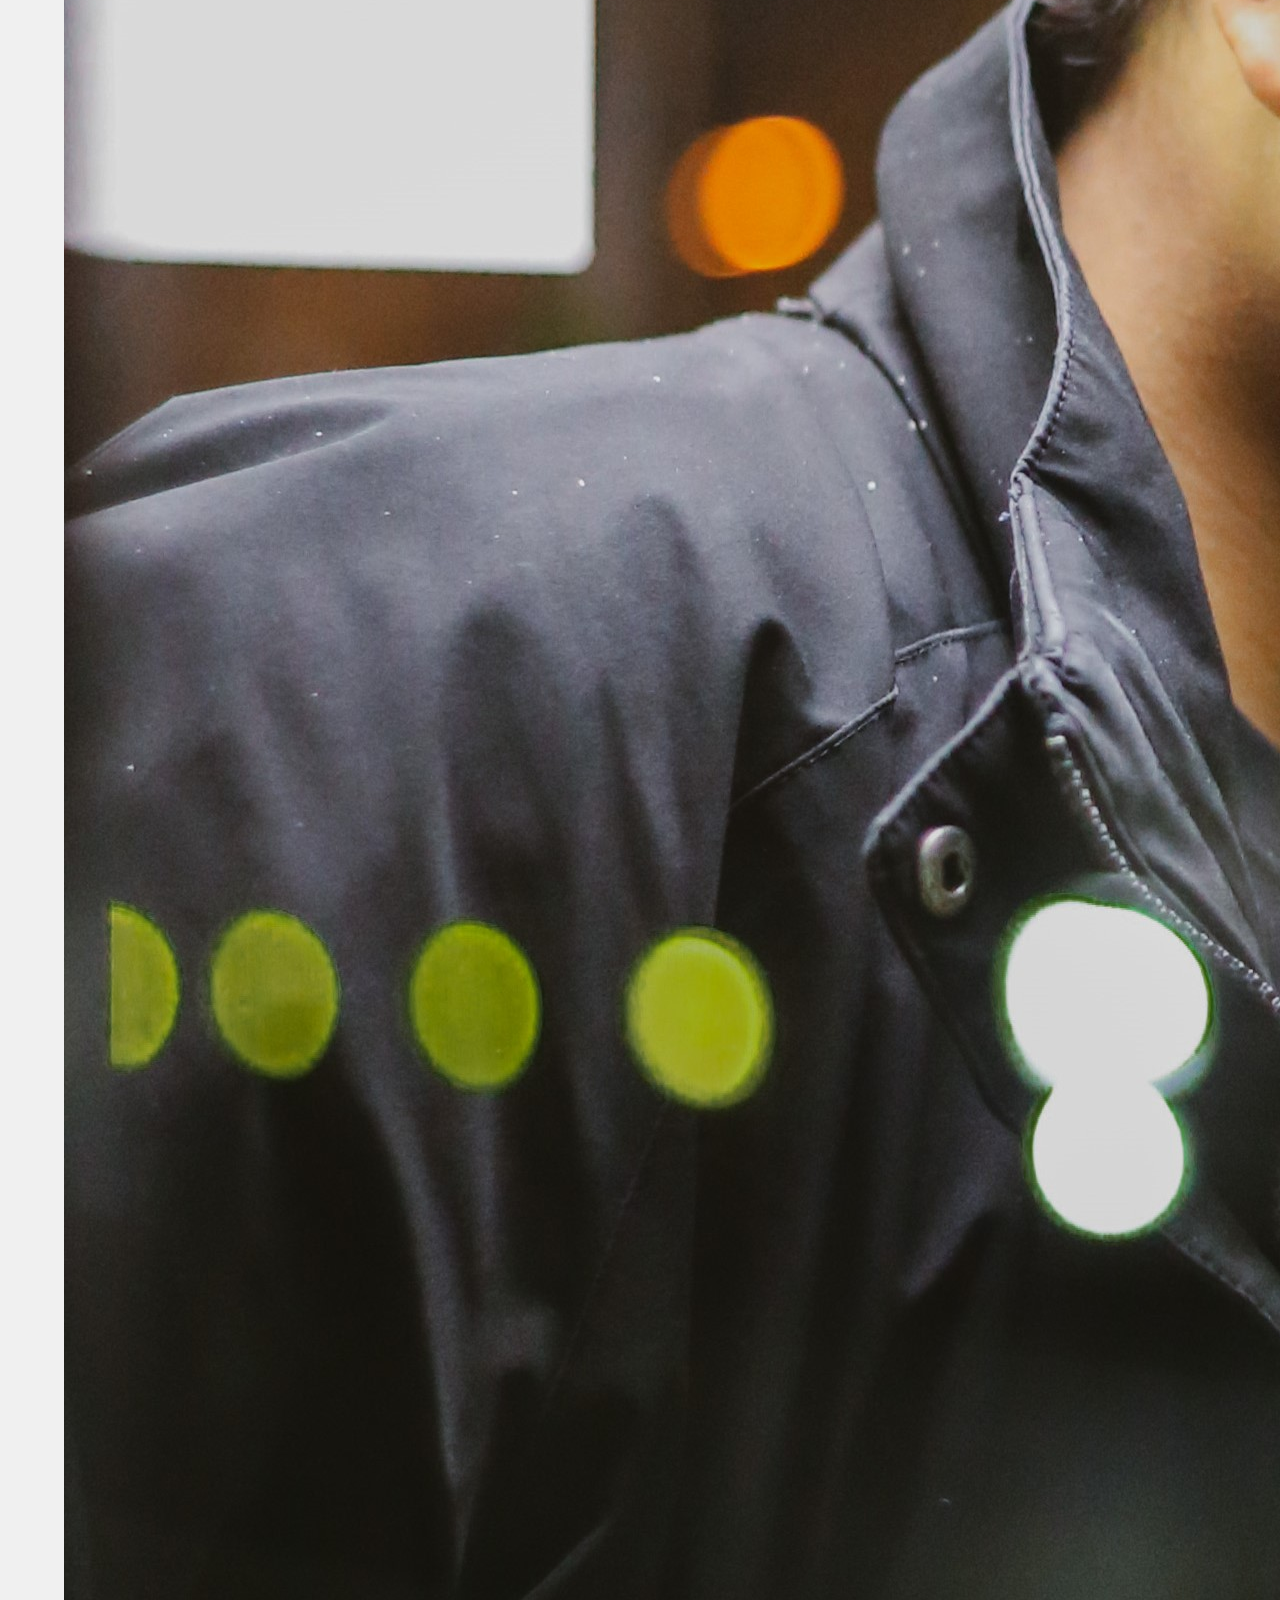
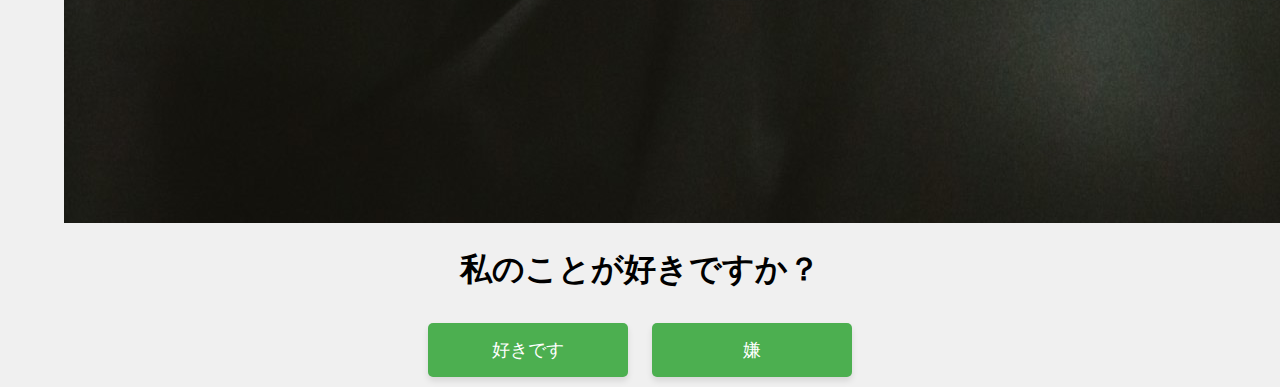
<file: index.html>
<!DOCTYPE html>
<html lang="ja">
<head>
    <meta charset="UTF-8">
    <meta name="viewport" content="width=device-width, initial-scale=1.0">
    <title>クイズゲーム</title>
    <link rel="stylesheet" href="style.css">
</head>
<body>
    <div class="container">
        <img src="./IMG_2537-1.JPG" alt="" id="question-image">
        <h1 id="question">私のことが好きですか？</h1>
        <button class="answer" id="want">好きです</button>
        <button class="answer" id="not-want">嫌</button>
    </div>
    <script src="script.js"></script>
</body>
</html>
</file>
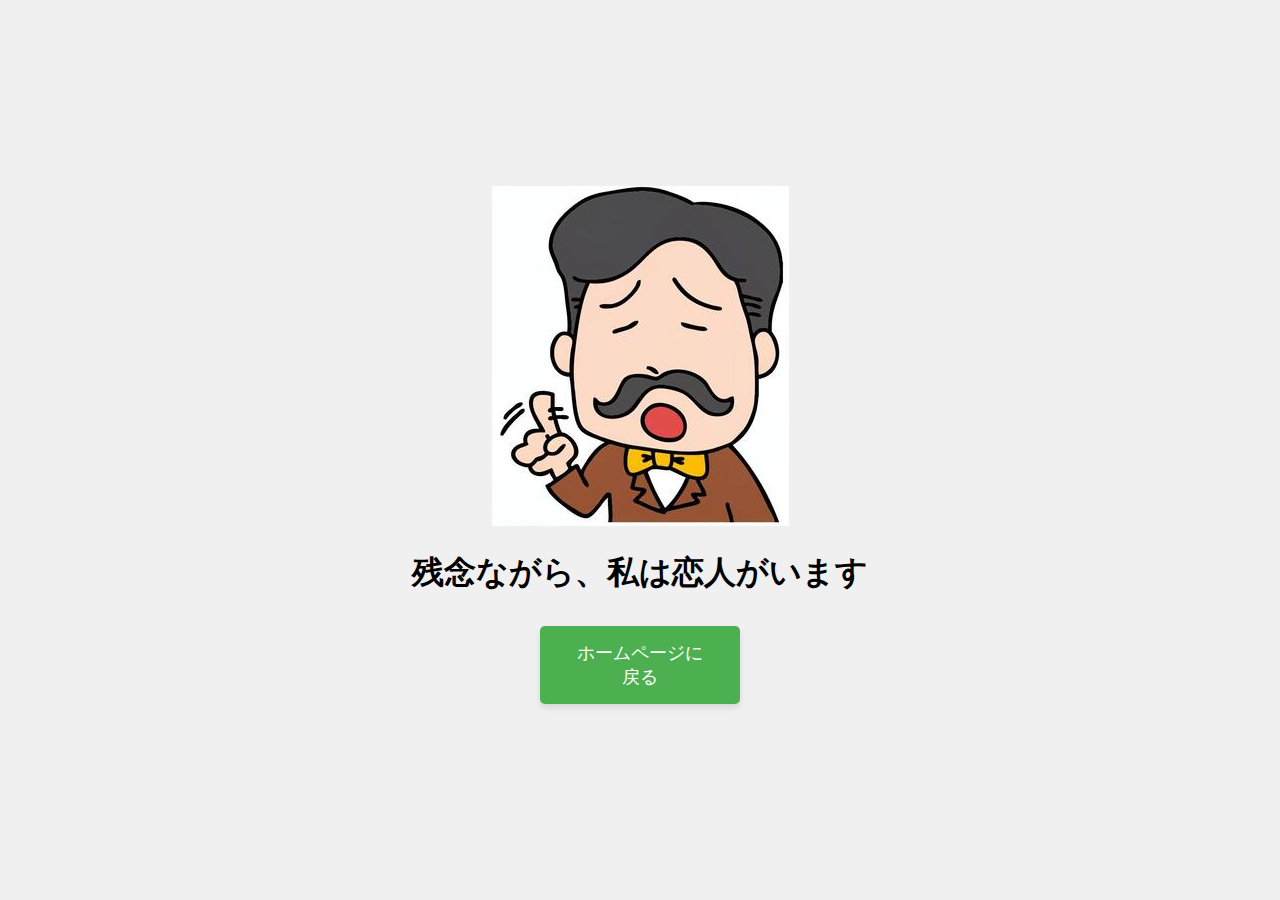
<file: result.html>
<!DOCTYPE html>
<html lang="ja">
<head>
    <meta charset="UTF-8">
    <meta name="viewport" content="width=device-width, initial-scale=1.0">
    <title>結果</title>
    <link rel="stylesheet" href="style.css">
</head>
<body>
    <div class="container">
        <img src="./iya.jpeg" alt="Hình ảnh kết quả" id="result-image"> <!-- Hình ảnh bạn muốn hiển thị ở trang này -->
        <h1>残念ながら、私は恋人がいます</h1>
        <button class="answer" id="backhome">ホームページに戻る</button> <!-- Liên kết để quay lại trang chính -->
    </div>
    <script src="script.js"></script>
</body>
</html>
</file>
<file: style.css>
body {
    display: flex;
    justify-content: center;
    align-items: center;
    height: 100vh;
    background-color: #f0f0f0;
    font-family: Arial, sans-serif;
    margin: 0; /* Loại bỏ khoảng trống mặc định */
    padding: 0; /* Loại bỏ khoảng trống mặc định */
}

.container {
    text-align: center;
    width: 90%; /* Giảm chiều rộng cho các thiết bị di động */
}

.answer {
    padding: 15px 30px; /* Điều chỉnh padding để nút lớn hơn và dễ nhấn */
    margin: 10px;
    font-size: 18px;
    cursor: pointer;
    width: 100%; /* Nút chiếm toàn bộ chiều rộng */
    max-width: 200px; /* Giới hạn chiều rộng tối đa */
    box-shadow: 0 4px 6px rgba(0, 0, 0, 0.1); /* Thêm bóng cho nút */
    border: none; /* Xóa viền mặc định */
    border-radius: 5px; /* Làm mềm góc */
    background-color: #4CAF50; /* Màu nền cho nút muốn */
    color: white; /* Màu chữ */
    transition: background-color 0.3s; /* Thêm hiệu ứng chuyển màu */
}

.answer:hover {
    background-color: #45a049; /* Tối màu khi hover */
}
.result {
    margin-top: 20px;
    max-width: 100%; /* Đảm bảo hình ảnh không vượt quá chiều rộng của khung chứa */
    height: auto; /* Tự động điều chỉnh chiều cao để duy trì tỷ lệ */
    opacity: 0; /* Bắt đầu với độ mờ */
    transition: opacity 1s ease-in; /* Hiệu ứng chuyển tiếp */
}
</file>
